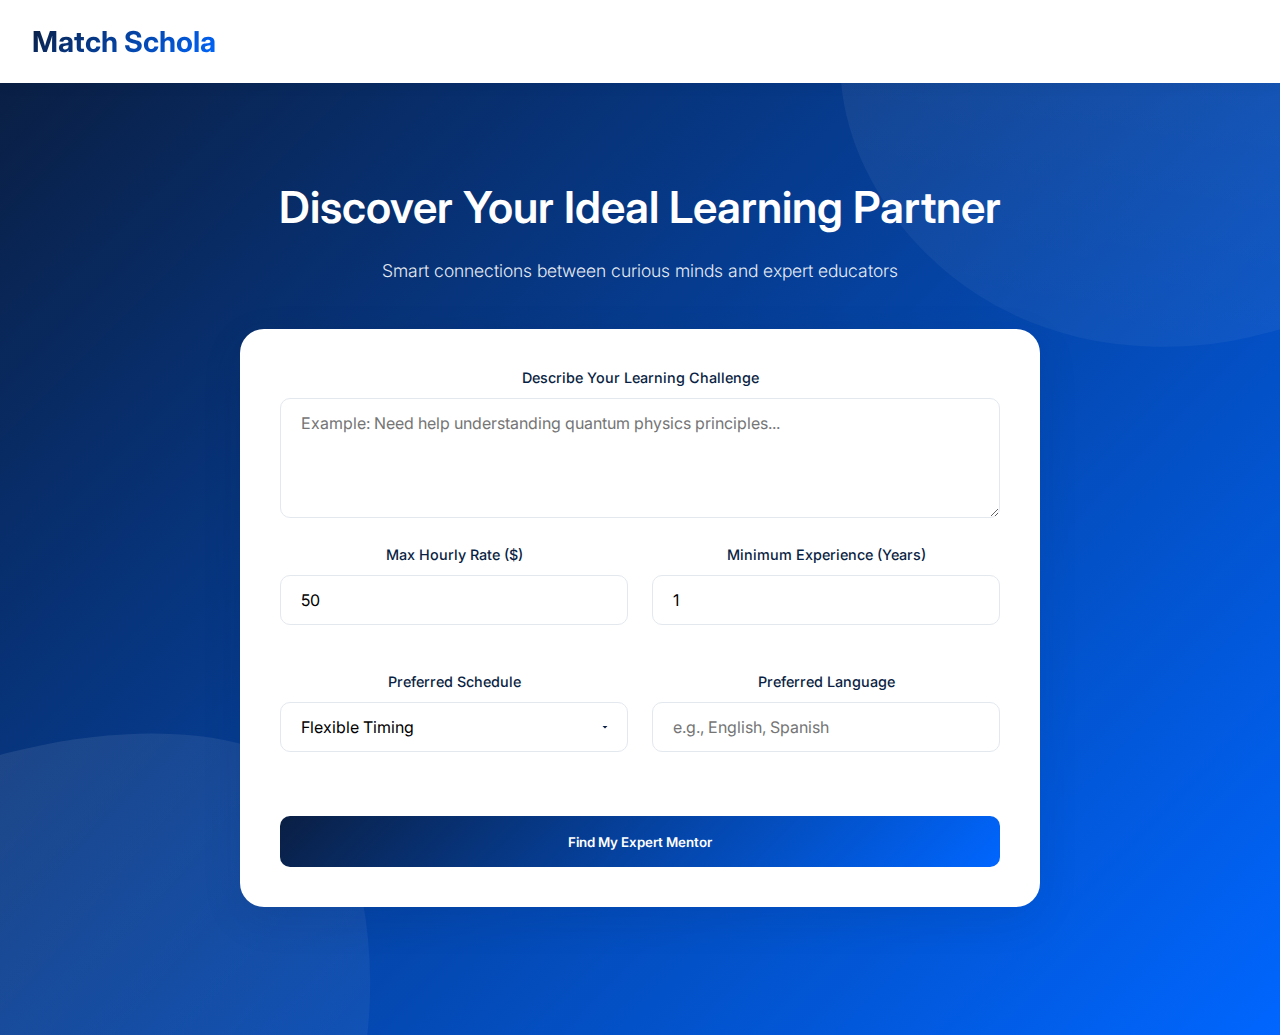
<file: index.html>
<!DOCTYPE html>
<html lang="en">
<head>
    <meta charset="UTF-8">
    <meta name="viewport" content="width=device-width, initial-scale=1.0">
    <title>Match Schola - Intelligent Tutor Matching</title>
    <link href="https://fonts.googleapis.com/css2?family=Inter:wght@300;400;500;600;700&display=swap" rel="stylesheet">
    <style>
        :root {
            --primary-blue: #0066FF;
            --deep-blue: #0A1F44;
            --soft-white: #F9FAFB;
            --pure-white: #FFFFFF;
            --dark-charcoal: #1A1A1A;
            --gradient-blue: linear-gradient(135deg, var(--deep-blue) 0%, var(--primary-blue) 100%);
        }

        * {
            margin: 0;
            padding: 0;
            box-sizing: border-box;
            font-family: 'Inter', sans-serif;
        }

        body {
            background: var(--soft-white);
            min-height: 100vh;
            color: var(--dark-charcoal);
        }

        .nav {
            background: rgba(255, 255, 255, 0.9);
            backdrop-filter: blur(10px);
            padding: 1.5rem 2rem;
            box-shadow: 0 2px 15px rgba(0, 0, 0, 0.05);
            position: sticky;
            top: 0;
            z-index: 1000;
        }

        .nav-content {
            max-width: 1400px;
            margin: 0 auto;
            display: flex;
            justify-content: space-between;
            align-items: center;
        }

        .logo {
            font-size: 1.8rem;
            font-weight: 700;
            background: var(--gradient-blue);
            -webkit-background-clip: text;
            -webkit-text-fill-color: transparent;
        }

        .hero {
            padding: 6rem 2rem 8rem;
            background: var(--gradient-blue);
            position: relative;
            overflow: hidden;
        }

        .hero-content {
            max-width: 800px;
            margin: 0 auto;
            text-align: center;
            color: var(--pure-white);
            position: relative;
            z-index: 2;
        }

        .hero h1 {
            font-size: 2.75rem;
            margin-bottom: 1.5rem;
            line-height: 1.3;
            font-weight: 600;
        }

        .hero-subtitle {
            font-size: 1.1rem;
            opacity: 0.9;
            margin-bottom: 3rem;
            font-weight: 300;
        }

        .search-card {
            background: var(--pure-white);
            padding: 2.5rem;
            border-radius: 24px;
            box-shadow: 0 12px 40px rgba(10, 31, 68, 0.1);
            margin: 2rem auto 0;
            max-width: 800px;
        }

        .form-row {
            display: grid;
            grid-template-columns: repeat(2, 1fr);
            gap: 1.5rem;
            margin-bottom: 1.5rem;
        }

        .form-group {
            margin-bottom: 1.5rem;
        }

        .input-label {
            display: block;
            margin-bottom: 0.75rem;
            font-weight: 500;
            color: var(--deep-blue);
            font-size: 0.9rem;
        }

        .input-field {
            width: 100%;
            padding: 0.875rem 1.25rem;
            border: 1px solid #E3E8EF;
            border-radius: 10px;
            font-size: 1rem;
            transition: all 0.2s ease;
            background: var(--pure-white);
        }

        .input-field:focus {
            outline: none;
            border-color: var(--primary-blue);
            box-shadow: 0 0 0 3px rgba(0, 102, 255, 0.1);
        }

        textarea.input-field {
            min-height: 120px;
            resize: vertical;
        }

        select.input-field {
            appearance: none;
            background-image: url("data:image/svg+xml;charset=UTF-8,%3csvg xmlns='http://www.w3.org/2000/svg' viewBox='0 0 24 24' fill='%230A1F44'%3e%3cpath d='M7 10l5 5 5-5z'/%3e%3c/svg%3e");
            background-repeat: no-repeat;
            background-position: right 1rem center;
            background-size: 12px;
        }

        .cta-button {
            width: 100%;
            background: var(--gradient-blue);
            color: var(--pure-white);
            padding: 1.1rem 2rem;
            border: none;
            border-radius: 10px;
            font-weight: 600;
            cursor: pointer;
            transition: transform 0.2s ease, box-shadow 0.2s ease;
            margin-top: 1rem;
        }

        .cta-button:hover {
            transform: translateY(-1px);
            box-shadow: 0 8px 24px rgba(0, 102, 255, 0.2);
        }

        @media (max-width: 768px) {
            .hero {
                padding: 4rem 1.5rem 6rem;
            }

            .hero h1 {
                font-size: 2rem;
            }

            .search-card {
                padding: 1.5rem;
                border-radius: 16px;
            }

            .form-row {
                grid-template-columns: 1fr;
                gap: 0;
            }
        }

        .decorative-blob {
            position: absolute;
            width: 600px;
            height: 600px;
            background: linear-gradient(150deg, rgba(255,255,255,0.1) 0%, rgba(255,255,255,0.03) 100%);
            border-radius: 40% 60% 60% 40% / 70% 30% 70% 30%;
            z-index: 1;
        }

        .decorative-blob.top-right {
            top: -300px;
            right: -200px;
            transform: rotate(45deg);
        }

        .decorative-blob.bottom-left {
            bottom: -300px;
            left: -200px;
            transform: rotate(-20deg);
        }

    </style>
</head>
<body>
    <nav class="nav">
        <div class="nav-content">
            <div class="logo">Match Schola</div>
        </div>
    </nav>

    <section class="hero">
        <div class="decorative-blob top-right"></div>
        <div class="decorative-blob bottom-left"></div>
        <div class="hero-content">
            <h1>Discover Your Ideal Learning Partner</h1>
            <p class="hero-subtitle">Smart connections between curious minds and expert educators</p>

            <div class="search-card">
                <form action="/match" method="POST">
                    <div class="form-group">
                        <label class="input-label" for="problem">Describe Your Learning Challenge</label>
                        <textarea class="input-field" name="problem" id="problem" rows="4"
                                  placeholder="Example: Need help understanding quantum physics principles..." required></textarea>
                    </div>

                    <div class="form-row">
                        <div class="form-group">
                            <label class="input-label" for="max_rate">Max Hourly Rate ($)</label>
                            <input type="number" class="input-field" name="max_rate" id="max_rate" min="20" value="50" required>
                        </div>

                        <div class="form-group">
                            <label class="input-label" for="min_experience">Minimum Experience (Years)</label>
                            <input type="number" class="input-field" name="min_experience" id="min_experience" min="1" value="1" required>
                        </div>
                    </div>

                    <div class="form-row">
                        <div class="form-group">
                            <label class="input-label" for="availability">Preferred Schedule</label>
                            <select class="input-field" name="availability" id="availability" required>
                                <option value="any">Flexible Timing</option>
                                <option value="weekdays">Weekdays Only</option>
                                <option value="weekends">Weekends Only</option>
                            </select>
                        </div>

                        <div class="form-group">
                            <label class="input-label" for="language">Preferred Language</label>
                            <input type="text" class="input-field" name="language" id="language" placeholder="e.g., English, Spanish" required>
                        </div>
                    </div>

                    <button type="submit" class="cta-button">
                        Find My Expert Mentor
                    </button>
                </form>
            </div>
        </div>
    </section>
</body>
</html>
</file>
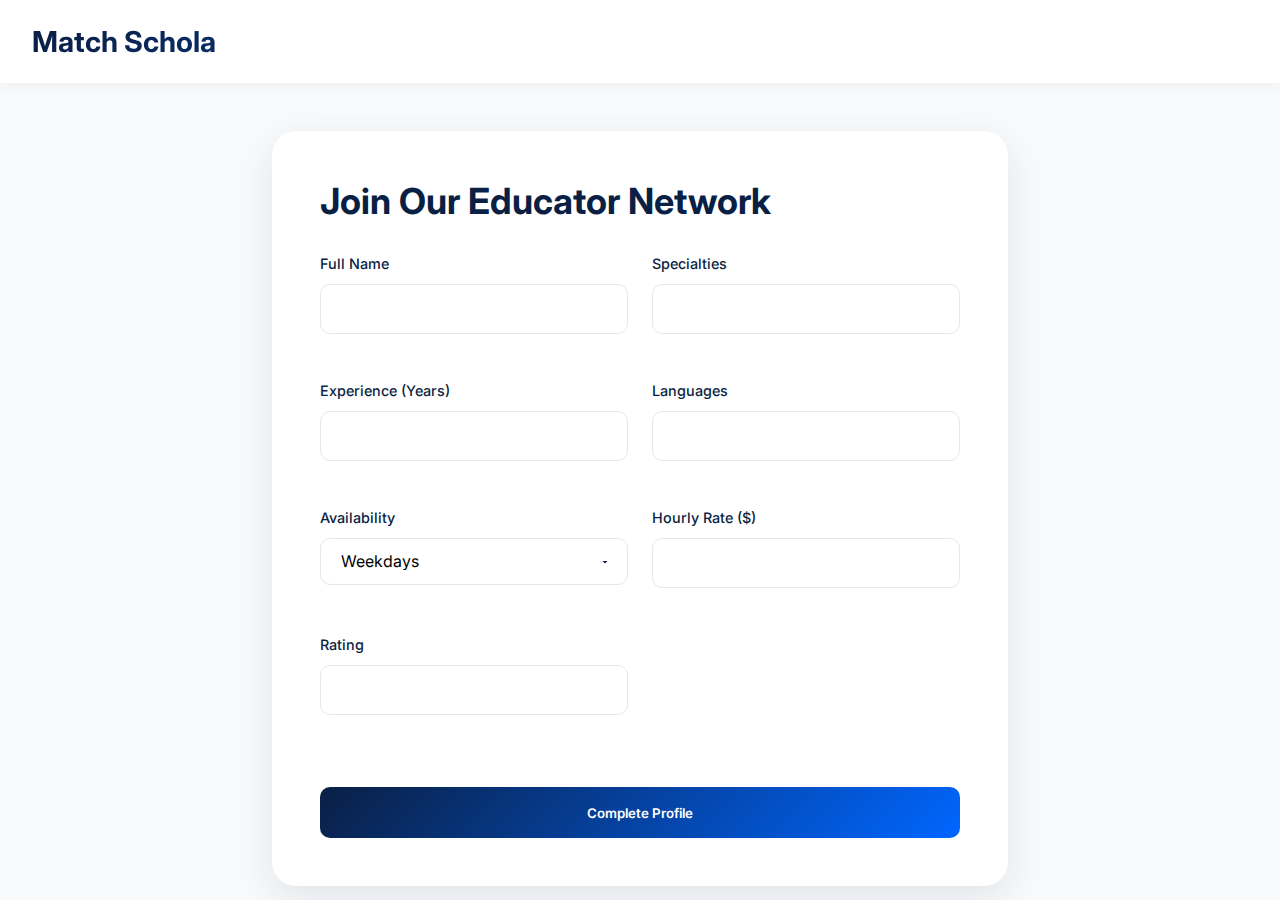
<file: add_teacher.html>
<!DOCTYPE html>
<html lang="en">
<head>
    <meta charset="UTF-8">
    <meta name="viewport" content="width=device-width, initial-scale=1.0">
    <link href="https://fonts.googleapis.com/css2?family=Inter:wght@300;400;500;600;700&display=swap" rel="stylesheet">
    <title>Add Teacher - Match Schola</title>
    <style>
        :root {
            --primary-blue: #0066FF;
            --deep-blue: #0A1F44;
            --soft-white: #F9FAFB;
            --pure-white: #FFFFFF;
            --dark-charcoal: #1A1A1A;
            --gradient-blue: linear-gradient(135deg, var(--deep-blue) 0%, var(--primary-blue) 100%);
        }

        * {
            margin: 0;
            padding: 0;
            box-sizing: border-box;
            font-family: 'Inter', sans-serif;
        }

        body {
            background: var(--soft-white);
            min-height: 100vh;
        }

        .nav {
            background: rgba(255, 255, 255, 0.9);
            backdrop-filter: blur(10px);
            padding: 1.5rem 2rem;
            box-shadow: 0 2px 15px rgba(0, 0, 0, 0.05);
            position: sticky;
            top: 0;
            z-index: 1000;
        }

        .logo {
            font-size: 1.8rem;
            font-weight: 700;
            background: var(--gradient-blue);
            -webkit-background-clip: text;
            -webkit-text-fill-color: transparent;
        }

        .container {
            max-width: 800px;
            margin: 3rem auto;
            padding: 0 2rem;
        }

        .form-card {
            background: var(--pure-white);
            padding: 3rem;
            border-radius: 24px;
            box-shadow: 0 12px 40px rgba(10, 31, 68, 0.1);
        }

        h1 {
            color: var(--deep-blue);
            margin-bottom: 2rem;
            font-size: 2.25rem;
        }

        .form-grid {
            display: grid;
            grid-template-columns: repeat(2, 1fr);
            gap: 1.5rem;
            margin-bottom: 2rem;
        }

        .form-group {
            margin-bottom: 1.5rem;
        }

        .input-label {
            display: block;
            margin-bottom: 0.75rem;
            font-weight: 500;
            color: var(--deep-blue);
            font-size: 0.9rem;
        }

        .input-field {
            width: 100%;
            padding: 0.875rem 1.25rem;
            border: 1px solid #E3E8EF;
            border-radius: 10px;
            font-size: 1rem;
            transition: all 0.2s ease;
            background: var(--pure-white);
        }

        .input-field:focus {
            outline: none;
            border-color: var(--primary-blue);
            box-shadow: 0 0 0 3px rgba(0, 102, 255, 0.1);
        }

        select.input-field {
            appearance: none;
            background-image: url("data:image/svg+xml;charset=UTF-8,%3csvg xmlns='http://www.w3.org/2000/svg' viewBox='0 0 24 24' fill='%230A1F44'%3e%3cpath d='M7 10l5 5 5-5z'/%3e%3c/svg%3e");
            background-repeat: no-repeat;
            background-position: right 1rem center;
            background-size: 12px;
        }

        .submit-btn {
            background: var(--gradient-blue);
            color: var(--pure-white);
            padding: 1.1rem 2rem;
            border: none;
            border-radius: 10px;
            font-weight: 600;
            cursor: pointer;
            transition: transform 0.2s ease, box-shadow 0.2s ease;
            width: 100%;
            margin-top: 1rem;
        }

        .submit-btn:hover {
            transform: translateY(-2px);
            box-shadow: 0 8px 24px rgba(0, 102, 255, 0.2);
        }

        @media (max-width: 768px) {
            .container {
                padding: 0 1.5rem;
            }

            .form-card {
                padding: 2rem;
            }

            .form-grid {
                grid-template-columns: 1fr;
            }

            h1 {
                font-size: 1.75rem;
            }
        }
    </style>
</head>
<body>
    <nav class="nav">
        <div class="logo">Match Schola</div>
    </nav>

    <div class="container">
        <div class="form-card">
            <h1>Join Our Educator Network</h1>
            <form method="POST">
                <div class="form-grid">
                    <div class="form-group">
                        <label class="input-label">Full Name</label>
                        <input type="text" class="input-field" name="name" required>
                    </div>

                    <div class="form-group">
                        <label class="input-label">Specialties</label>
                        <input type="text" class="input-field" name="specialties" required>
                    </div>

                    <div class="form-group">
                        <label class="input-label">Experience (Years)</label>
                        <input type="number" class="input-field" name="experience" min="1" required>
                    </div>

                    <div class="form-group">
                        <label class="input-label">Languages</label>
                        <input type="text" class="input-field" name="languages" required>
                    </div>

                    <div class="form-group">
                        <label class="input-label">Availability</label>
                        <select class="input-field" name="availability" required>
                            <option value="weekdays">Weekdays</option>
                            <option value="weekends">Weekends</option>
                            <option value="both">Both</option>
                        </select>
                    </div>

                    <div class="form-group">
                        <label class="input-label">Hourly Rate ($)</label>
                        <input type="number" class="input-field" name="rate" min="20" step="5" required>
                    </div>

                    <div class="form-group">
                        <label class="input-label">Rating</label>
                        <input type="number" class="input-field" name="rating" min="0" max="5" step="0.1" required>
                    </div>
                </div>

                <button type="submit" class="submit-btn">Complete Profile</button>
            </form>
        </div>
    </div>
</body>
</html>
</file>
